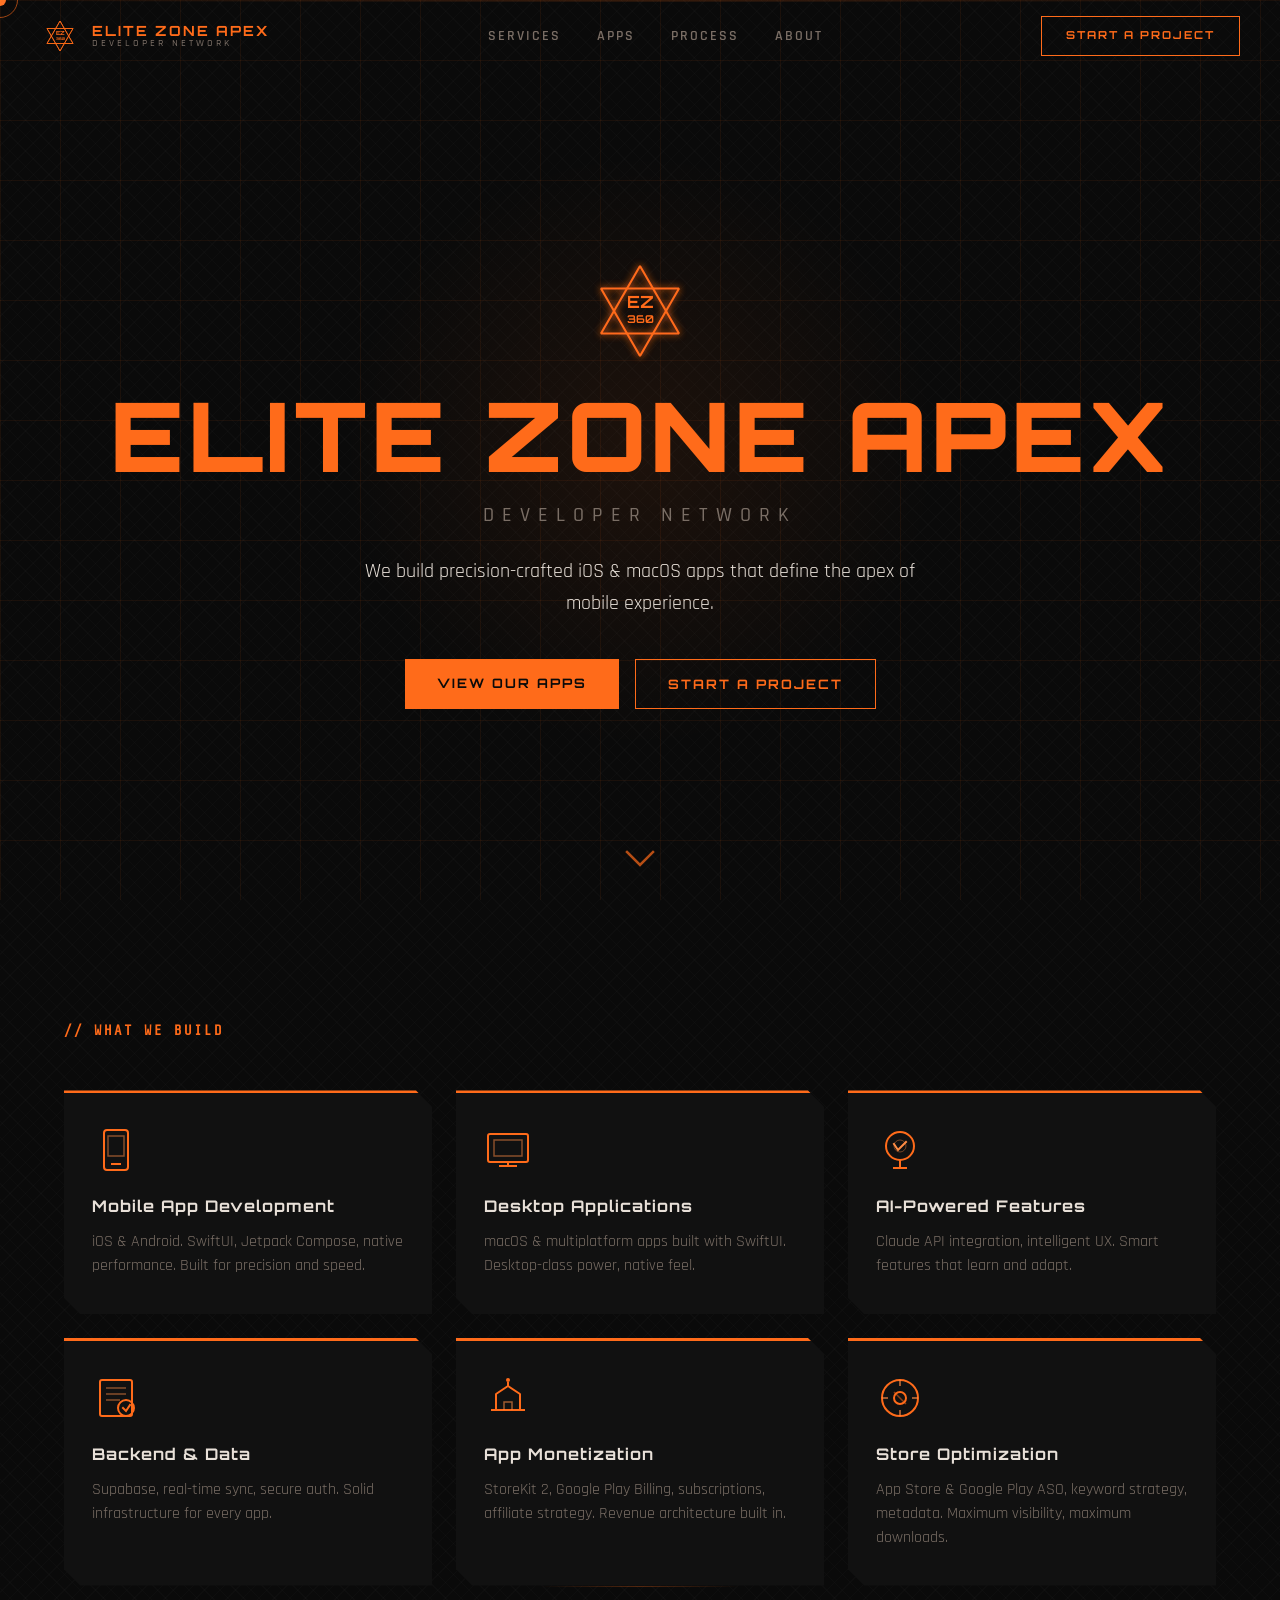
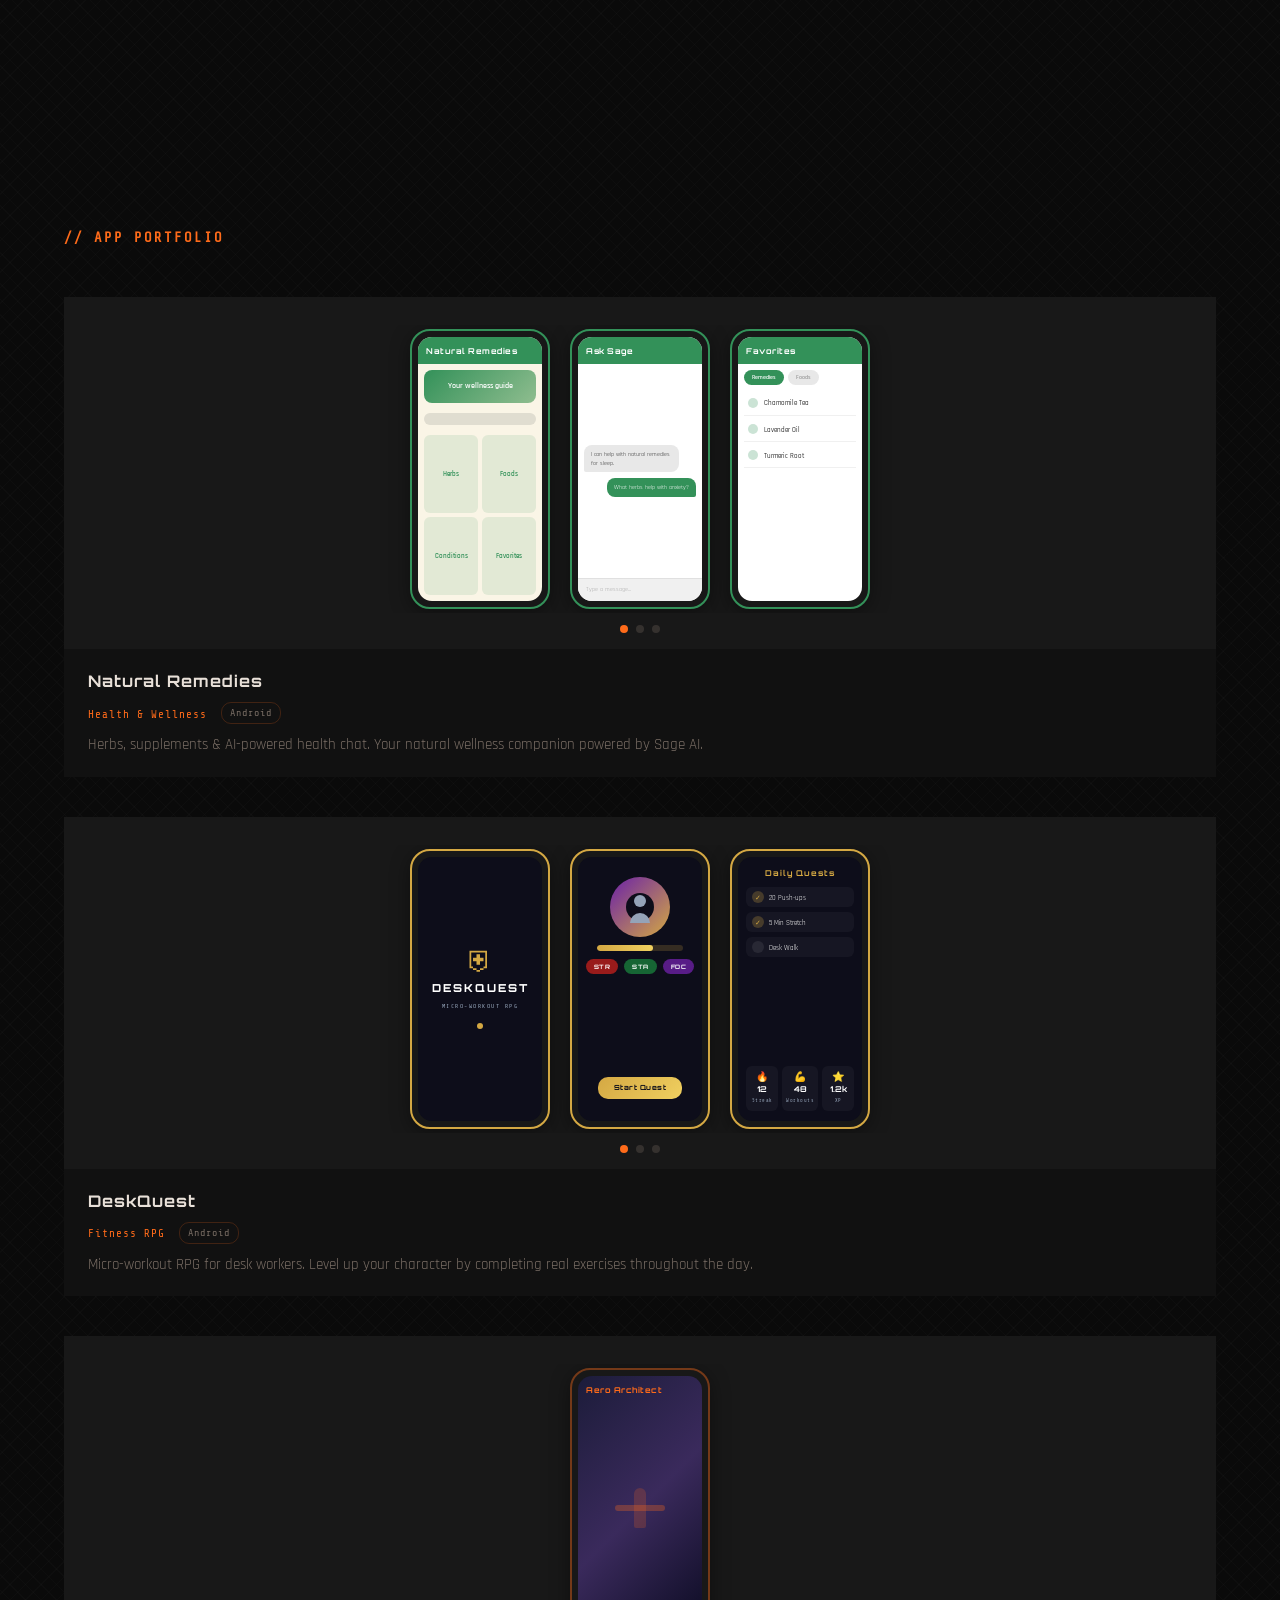
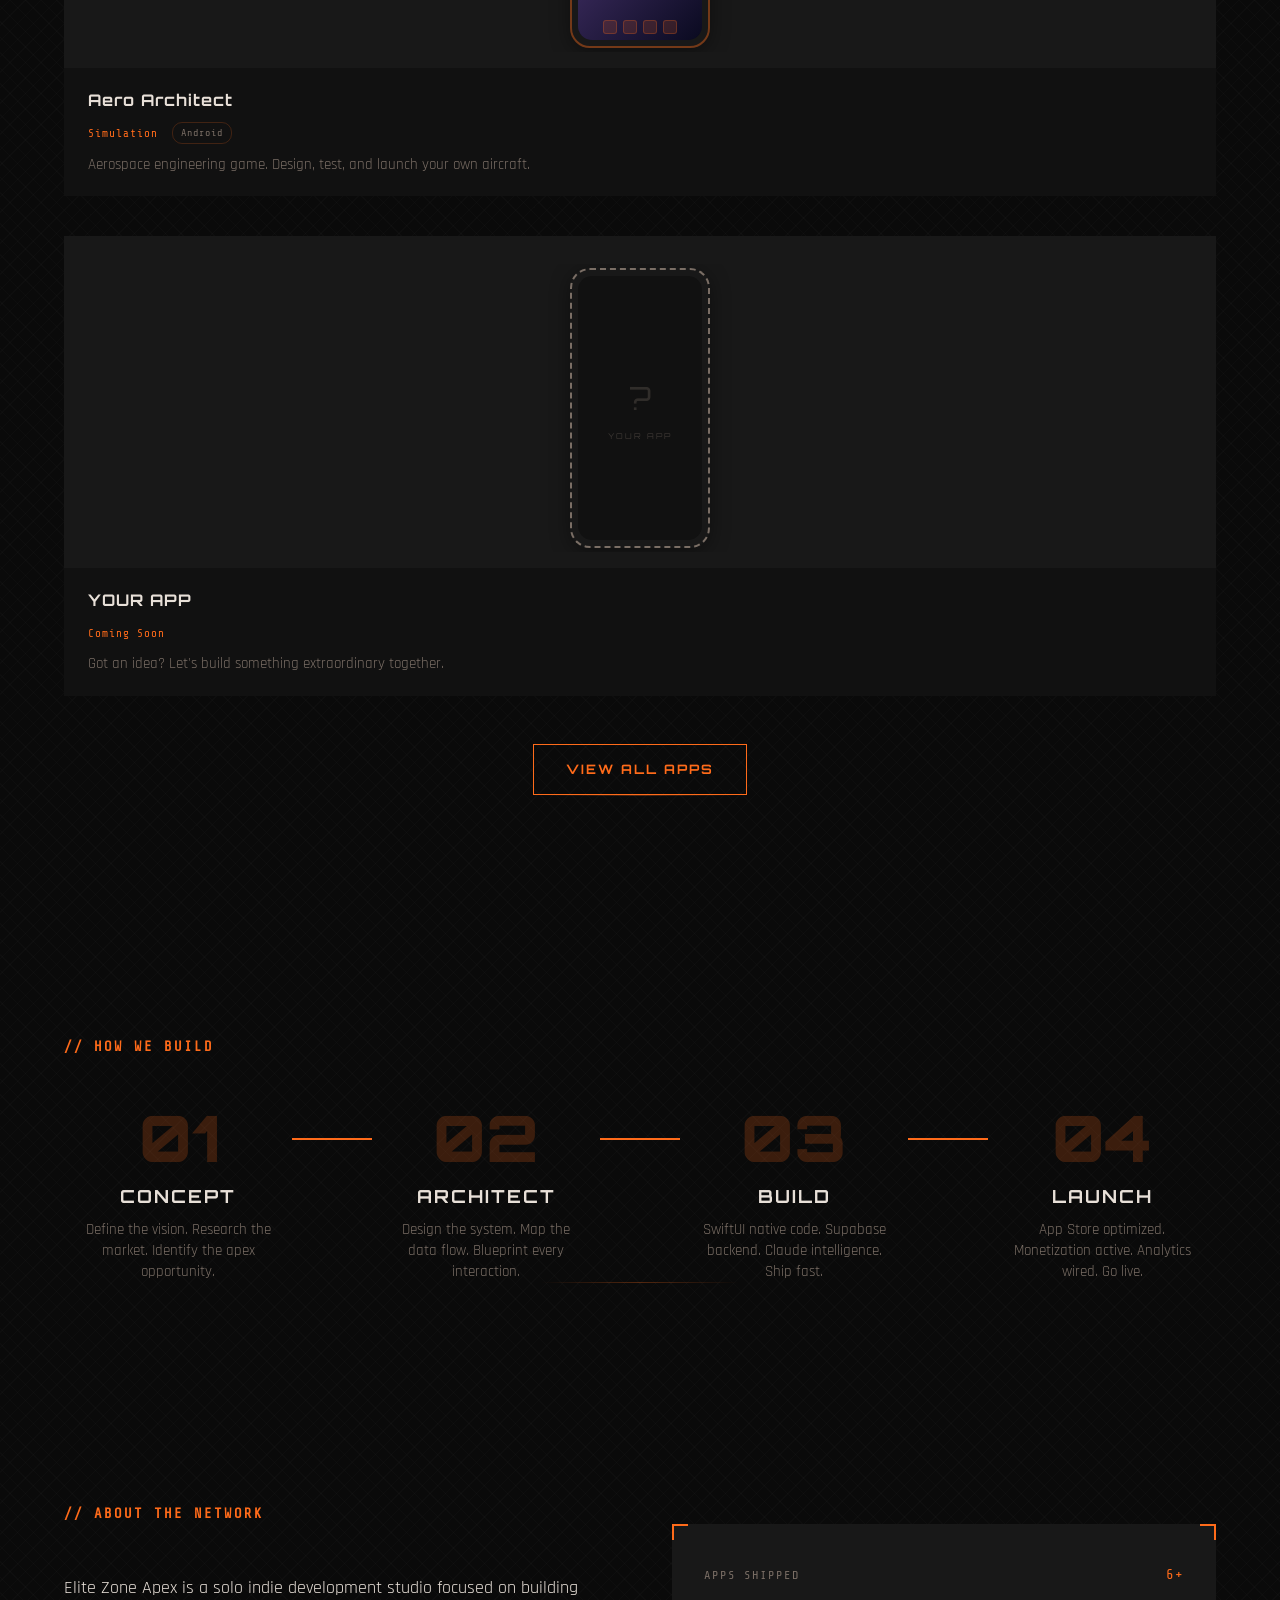
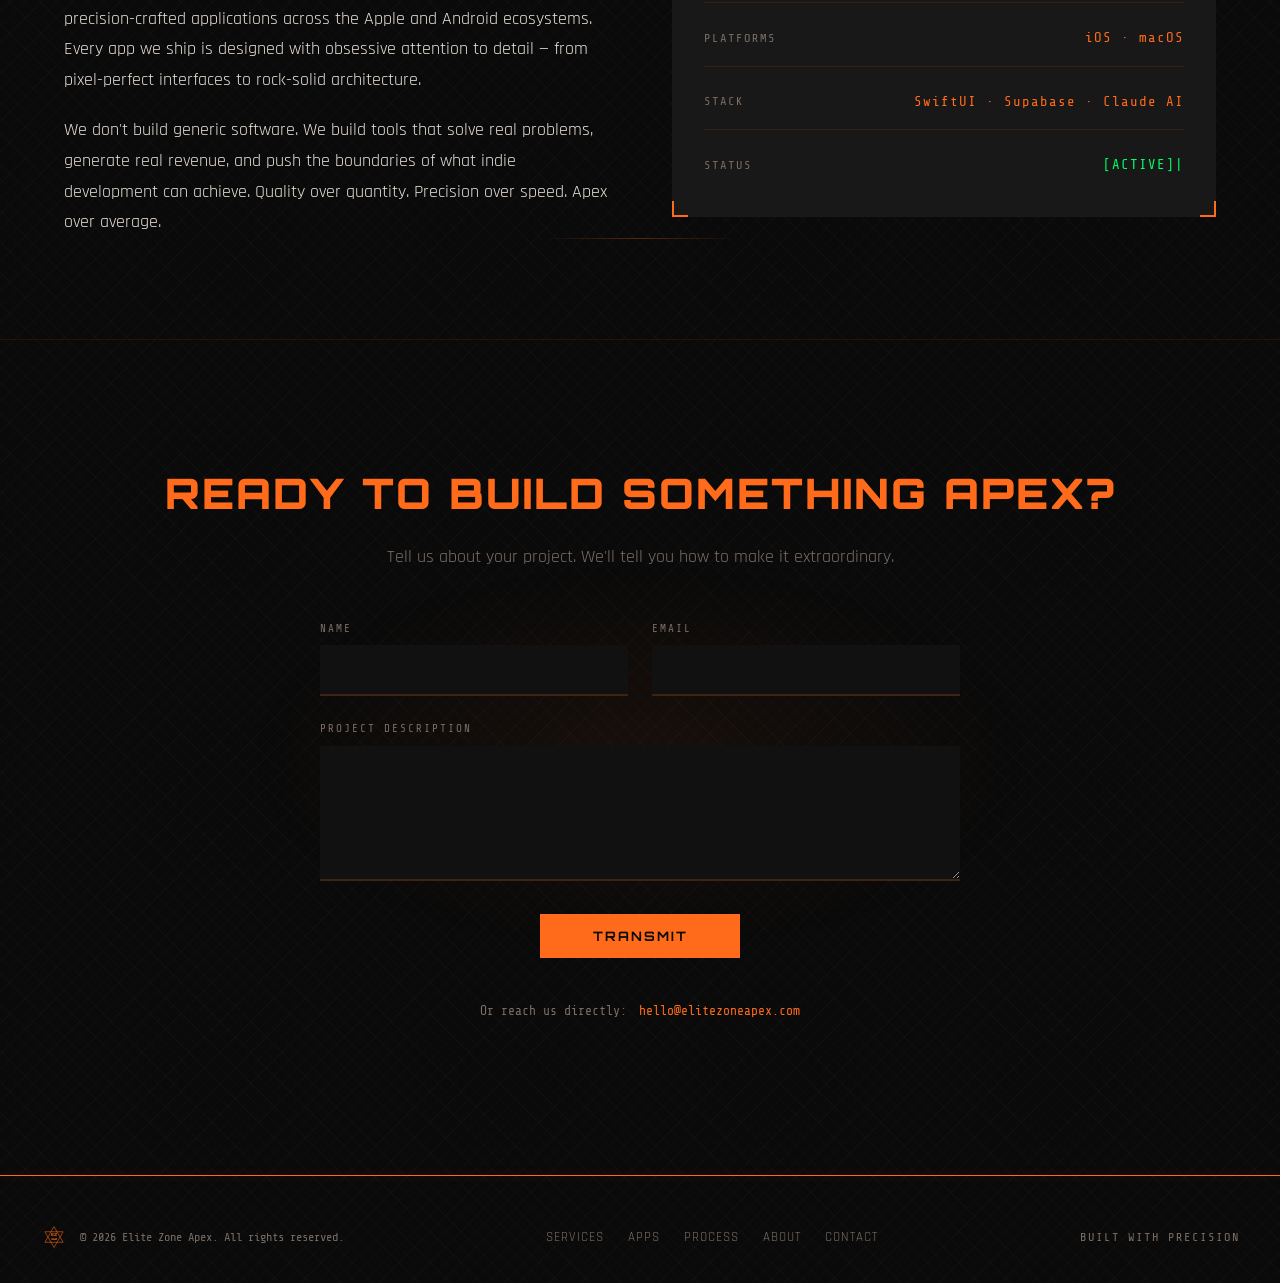
<file: index.html>
<!DOCTYPE html>
<html lang="en">
<head>
  <meta charset="UTF-8">
  <meta name="viewport" content="width=device-width, initial-scale=1.0">
  <title>Elite Zone Apex — Developer Network</title>
  <meta name="description" content="Precision-crafted iOS & macOS apps that define the apex of mobile experience. Elite Zone Apex Developer Network.">
  <meta property="og:title" content="Elite Zone Apex — Developer Network">
  <meta property="og:description" content="Precision-crafted iOS & macOS apps that define the apex of mobile experience.">
  <meta property="og:image" content="assets/og-image.png">
  <meta property="og:type" content="website">
  <meta name="theme-color" content="#0a0a0a">
  <link rel="preconnect" href="https://fonts.googleapis.com">
  <link rel="preconnect" href="https://fonts.gstatic.com" crossorigin>
  <link href="https://fonts.googleapis.com/css2?family=Orbitron:wght@400;500;600;700;800;900&family=Rajdhani:wght@300;400;500;600;700&family=Share+Tech+Mono&display=swap" rel="stylesheet">
  <link rel="stylesheet" href="styles/main.css">
</head>
<body>
  <!-- Grid Overlay -->
  <div class="grid-overlay" aria-hidden="true"></div>

  <!-- Scan Line -->
  <div class="scan-line" aria-hidden="true"></div>

  <!-- Custom Cursor -->
  <div class="cursor-dot" aria-hidden="true"></div>
  <div class="cursor-ring" aria-hidden="true"></div>

  <!-- ========== NAV ========== -->
  <header class="nav" id="nav">
    <div class="nav__inner">
      <a href="#hero" class="nav__logo">
        <svg class="nav__logo-mark" viewBox="0 0 200 200" width="40" height="40">
          <defs>
            <filter id="nav-glow">
              <feGaussianBlur stdDeviation="3" result="blur"/>
              <feMerge><feMergeNode in="blur"/><feMergeNode in="SourceGraphic"/></feMerge>
            </filter>
          </defs>
          <g filter="url(#nav-glow)" transform="translate(100,100)">
            <polygon points="0,-75 65,37.5 -65,37.5" fill="none" stroke="#FF6B1A" stroke-width="4" stroke-linejoin="bevel"/>
            <polygon points="0,75 65,-37.5 -65,-37.5" fill="none" stroke="#FF6B1A" stroke-width="4" stroke-linejoin="bevel"/>
          </g>
          <text x="100" y="95" text-anchor="middle" font-family="Orbitron, sans-serif" font-weight="700" font-size="28" fill="#FF6B1A">EZ</text>
          <text x="100" y="120" text-anchor="middle" font-family="Orbitron, sans-serif" font-weight="700" font-size="18" fill="#FF6B1A">360</text>
        </svg>
        <div class="nav__logo-text">
          <span class="nav__logo-title">ELITE ZONE APEX</span>
          <span class="nav__logo-sub">DEVELOPER NETWORK</span>
        </div>
      </a>

      <nav class="nav__links">
        <a href="#services" class="nav__link">Services</a>
        <a href="#apps" class="nav__link">Apps</a>
        <a href="#process" class="nav__link">Process</a>
        <a href="#about" class="nav__link">About</a>
      </nav>

      <a href="#contact" class="btn btn--outline nav__cta">START A PROJECT</a>

      <button class="nav__hamburger" aria-label="Toggle menu" aria-expanded="false">
        <span></span>
        <span></span>
        <span></span>
      </button>
    </div>

    <!-- Mobile menu -->
    <div class="nav__mobile-menu">
      <a href="#services" class="nav__mobile-link">Services</a>
      <a href="#apps" class="nav__mobile-link">Apps</a>
      <a href="#process" class="nav__mobile-link">Process</a>
      <a href="#about" class="nav__mobile-link">About</a>
      <a href="#contact" class="btn btn--outline nav__mobile-cta">START A PROJECT</a>
    </div>
  </header>

  <!-- ========== HERO ========== -->
  <section class="hero" id="hero">
    <div class="hero__bg" aria-hidden="true">
      <div class="hero__glow"></div>
    </div>
    <div class="hero__content">
      <svg class="hero__logo anim-fade-up" viewBox="0 0 200 200" width="120" height="120">
        <defs>
          <filter id="hero-glow">
            <feGaussianBlur stdDeviation="6" result="blur"/>
            <feMerge><feMergeNode in="blur"/><feMergeNode in="SourceGraphic"/></feMerge>
          </filter>
        </defs>
        <g filter="url(#hero-glow)" transform="translate(100,100)">
          <polygon points="0,-75 65,37.5 -65,37.5" fill="none" stroke="#FF6B1A" stroke-width="3.5" stroke-linejoin="bevel"/>
          <polygon points="0,75 65,-37.5 -65,-37.5" fill="none" stroke="#FF6B1A" stroke-width="3.5" stroke-linejoin="bevel"/>
        </g>
        <text x="100" y="95" text-anchor="middle" font-family="Orbitron, sans-serif" font-weight="700" font-size="28" fill="#FF6B1A">EZ</text>
        <text x="100" y="120" text-anchor="middle" font-family="Orbitron, sans-serif" font-weight="700" font-size="18" fill="#FF6B1A">360</text>
      </svg>
      <h1 class="hero__title anim-fade-up" style="animation-delay: 0.15s">ELITE ZONE APEX</h1>
      <p class="hero__subtitle anim-fade-up" style="animation-delay: 0.3s">DEVELOPER NETWORK</p>
      <p class="hero__tagline anim-fade-up" style="animation-delay: 0.45s">We build precision-crafted iOS &amp; macOS apps that define the apex of mobile experience.</p>
      <div class="hero__buttons anim-fade-up" style="animation-delay: 0.6s">
        <a href="#apps" class="btn btn--primary">VIEW OUR APPS</a>
        <a href="#contact" class="btn btn--outline">START A PROJECT</a>
      </div>
    </div>
    <div class="hero__chevron anim-fade-up" style="animation-delay: 0.75s" aria-hidden="true">
      <svg width="30" height="18" viewBox="0 0 30 18" fill="none">
        <path d="M2 2L15 15L28 2" stroke="#FF6B1A" stroke-width="2.5" stroke-linecap="square"/>
      </svg>
    </div>
  </section>

  <!-- ========== SERVICES ========== -->
  <section class="services" id="services">
    <div class="container">
      <h2 class="section-label">// WHAT WE BUILD</h2>
      <div class="services__grid">

        <article class="service-card reveal">
          <div class="service-card__accent"></div>
          <div class="service-card__icon">
            <svg viewBox="0 0 48 48" width="48" height="48"><rect x="12" y="4" width="24" height="40" rx="3" fill="none" stroke="#FF6B1A" stroke-width="2"/><line x1="20" y1="38" x2="28" y2="38" stroke="#FF6B1A" stroke-width="2" stroke-linecap="square"/><rect x="16" y="10" width="16" height="20" fill="none" stroke="#ff8c44" stroke-width="1.5" opacity="0.5"/></svg>
          </div>
          <h3 class="service-card__title">Mobile App Development</h3>
          <p class="service-card__desc">iOS &amp; Android. SwiftUI, Jetpack Compose, native performance. Built for precision and speed.</p>
        </article>

        <article class="service-card reveal">
          <div class="service-card__accent"></div>
          <div class="service-card__icon">
            <svg viewBox="0 0 48 48" width="48" height="48"><rect x="4" y="8" width="40" height="28" rx="2" fill="none" stroke="#FF6B1A" stroke-width="2"/><line x1="16" y1="40" x2="32" y2="40" stroke="#FF6B1A" stroke-width="2" stroke-linecap="square"/><line x1="24" y1="36" x2="24" y2="40" stroke="#FF6B1A" stroke-width="2"/><rect x="10" y="14" width="28" height="16" fill="none" stroke="#ff8c44" stroke-width="1.5" opacity="0.5"/></svg>
          </div>
          <h3 class="service-card__title">Desktop Applications</h3>
          <p class="service-card__desc">macOS &amp; multiplatform apps built with SwiftUI. Desktop-class power, native feel.</p>
        </article>

        <article class="service-card reveal">
          <div class="service-card__accent"></div>
          <div class="service-card__icon">
            <svg viewBox="0 0 48 48" width="48" height="48"><circle cx="24" cy="20" r="14" fill="none" stroke="#FF6B1A" stroke-width="2"/><path d="M18 18 L22 24 L30 16" fill="none" stroke="#ff8c44" stroke-width="2" stroke-linecap="square"/><line x1="24" y1="34" x2="24" y2="42" stroke="#FF6B1A" stroke-width="2"/><line x1="18" y1="42" x2="30" y2="42" stroke="#FF6B1A" stroke-width="2" stroke-linecap="square"/><circle cx="24" cy="20" r="6" fill="none" stroke="#ff8c44" stroke-width="1" opacity="0.4"/></svg>
          </div>
          <h3 class="service-card__title">AI-Powered Features</h3>
          <p class="service-card__desc">Claude API integration, intelligent UX. Smart features that learn and adapt.</p>
        </article>

        <article class="service-card reveal">
          <div class="service-card__accent"></div>
          <div class="service-card__icon">
            <svg viewBox="0 0 48 48" width="48" height="48"><rect x="8" y="6" width="32" height="36" rx="2" fill="none" stroke="#FF6B1A" stroke-width="2"/><line x1="14" y1="14" x2="34" y2="14" stroke="#ff8c44" stroke-width="1.5" opacity="0.5"/><line x1="14" y1="20" x2="34" y2="20" stroke="#ff8c44" stroke-width="1.5" opacity="0.5"/><line x1="14" y1="26" x2="28" y2="26" stroke="#ff8c44" stroke-width="1.5" opacity="0.5"/><circle cx="34" cy="34" r="8" fill="none" stroke="#FF6B1A" stroke-width="2"/><path d="M31 34 L34 37 L38 31" fill="none" stroke="#FF6B1A" stroke-width="2" stroke-linecap="square"/></svg>
          </div>
          <h3 class="service-card__title">Backend & Data</h3>
          <p class="service-card__desc">Supabase, real-time sync, secure auth. Solid infrastructure for every app.</p>
        </article>

        <article class="service-card reveal">
          <div class="service-card__accent"></div>
          <div class="service-card__icon">
            <svg viewBox="0 0 48 48" width="48" height="48"><path d="M12 36 L12 20 L24 12 L36 20 L36 36" fill="none" stroke="#FF6B1A" stroke-width="2" stroke-linejoin="bevel"/><line x1="8" y1="36" x2="40" y2="36" stroke="#FF6B1A" stroke-width="2" stroke-linecap="square"/><path d="M20 36 L20 28 L28 28 L28 36" fill="none" stroke="#ff8c44" stroke-width="1.5" opacity="0.6"/><line x1="24" y1="12" x2="24" y2="8" stroke="#FF6B1A" stroke-width="2"/><circle cx="24" cy="6" r="2" fill="#FF6B1A"/></svg>
          </div>
          <h3 class="service-card__title">App Monetization</h3>
          <p class="service-card__desc">StoreKit 2, Google Play Billing, subscriptions, affiliate strategy. Revenue architecture built in.</p>
        </article>

        <article class="service-card reveal">
          <div class="service-card__accent"></div>
          <div class="service-card__icon">
            <svg viewBox="0 0 48 48" width="48" height="48"><circle cx="24" cy="24" r="18" fill="none" stroke="#FF6B1A" stroke-width="2"/><path d="M24 6 L24 12" stroke="#ff8c44" stroke-width="2" opacity="0.6"/><path d="M24 36 L24 42" stroke="#ff8c44" stroke-width="2" opacity="0.6"/><path d="M6 24 L12 24" stroke="#ff8c44" stroke-width="2" opacity="0.6"/><path d="M36 24 L42 24" stroke="#ff8c44" stroke-width="2" opacity="0.6"/><circle cx="24" cy="24" r="6" fill="none" stroke="#FF6B1A" stroke-width="2"/><path d="M18 18 L30 30" stroke="#FF6B1A" stroke-width="1.5" opacity="0.5"/></svg>
          </div>
          <h3 class="service-card__title">Store Optimization</h3>
          <p class="service-card__desc">App Store &amp; Google Play ASO, keyword strategy, metadata. Maximum visibility, maximum downloads.</p>
        </article>

      </div>
    </div>
  </section>

  <!-- ========== APPS ========== -->
  <section class="apps" id="apps">
    <div class="container">
      <h2 class="section-label">// APP PORTFOLIO</h2>
      <div class="apps__showcase-list">

        <!-- Natural Remedies -->
        <article class="app-showcase reveal">
          <div class="app-showcase__screens-wrap">
            <div class="app-showcase__screens" data-screens="3">
              <!-- Screen 1: Home -->
              <div class="phone-frame phone-frame--green">
                <div class="phone-screen">
                  <div class="nr-home">
                    <div class="nr-home__header">Natural Remedies</div>
                    <div class="nr-home__hero-card">Your wellness guide</div>
                    <div class="nr-home__search"></div>
                    <div class="nr-home__grid">
                      <div class="nr-home__cat">Herbs</div>
                      <div class="nr-home__cat">Foods</div>
                      <div class="nr-home__cat">Conditions</div>
                      <div class="nr-home__cat">Favorites</div>
                    </div>
                  </div>
                </div>
              </div>
              <!-- Screen 2: Chat -->
              <div class="phone-frame phone-frame--green">
                <div class="phone-screen">
                  <div class="nr-chat">
                    <div class="nr-chat__header">Ask Sage</div>
                    <div class="nr-chat__body">
                      <div class="nr-chat__bubble nr-chat__bubble--bot">I can help with natural remedies for sleep.</div>
                      <div class="nr-chat__bubble nr-chat__bubble--user">What herbs help with anxiety?</div>
                    </div>
                    <div class="nr-chat__input">Type a message...</div>
                  </div>
                </div>
              </div>
              <!-- Screen 3: Favorites -->
              <div class="phone-frame phone-frame--green">
                <div class="phone-screen">
                  <div class="nr-fav">
                    <div class="nr-fav__header">Favorites</div>
                    <div class="nr-fav__tabs">
                      <span class="nr-fav__tab nr-fav__tab--active">Remedies</span>
                      <span class="nr-fav__tab">Foods</span>
                    </div>
                    <div class="nr-fav__list">
                      <div class="nr-fav__row"><span class="nr-fav__icon"></span><span class="nr-fav__name">Chamomile Tea</span></div>
                      <div class="nr-fav__row"><span class="nr-fav__icon"></span><span class="nr-fav__name">Lavender Oil</span></div>
                      <div class="nr-fav__row"><span class="nr-fav__icon"></span><span class="nr-fav__name">Turmeric Root</span></div>
                    </div>
                  </div>
                </div>
              </div>
            </div>
            <div class="screen-dot-nav">
              <span class="screen-dot-nav__dot screen-dot-nav__dot--active"></span>
              <span class="screen-dot-nav__dot"></span>
              <span class="screen-dot-nav__dot"></span>
            </div>
          </div>
          <div class="app-showcase__info">
            <h3 class="app-showcase__name">Natural Remedies</h3>
            <span class="app-showcase__tag">Health &amp; Wellness</span>
            <span class="app-showcase__platform">Android</span>
            <p class="app-showcase__desc">Herbs, supplements &amp; AI-powered health chat. Your natural wellness companion powered by Sage AI.</p>
          </div>
        </article>

        <!-- DeskQuest -->
        <article class="app-showcase reveal">
          <div class="app-showcase__screens-wrap">
            <div class="app-showcase__screens" data-screens="3">
              <!-- Screen 1: Splash -->
              <div class="phone-frame phone-frame--gold">
                <div class="phone-screen">
                  <div class="dq-splash">
                    <div class="dq-splash__shield">&#9960;</div>
                    <div class="dq-splash__title">DESKQUEST</div>
                    <div class="dq-splash__sub">MICRO-WORKOUT RPG</div>
                    <div class="dq-splash__spinner"></div>
                  </div>
                </div>
              </div>
              <!-- Screen 2: Home -->
              <div class="phone-frame phone-frame--gold">
                <div class="phone-screen">
                  <div class="dq-home">
                    <div class="dq-home__avatar-area">
                      <div class="dq-home__avatar"></div>
                    </div>
                    <div class="dq-home__xp-bar"><div class="dq-home__xp-fill"></div></div>
                    <div class="dq-home__stats">
                      <span class="dq-home__stat dq-home__stat--str">STR</span>
                      <span class="dq-home__stat dq-home__stat--sta">STA</span>
                      <span class="dq-home__stat dq-home__stat--foc">FOC</span>
                    </div>
                    <div class="dq-home__btn">Start Quest</div>
                  </div>
                </div>
              </div>
              <!-- Screen 3: Stats -->
              <div class="phone-frame phone-frame--gold">
                <div class="phone-screen">
                  <div class="dq-stats">
                    <div class="dq-stats__header">Daily Quests</div>
                    <div class="dq-stats__quests">
                      <div class="dq-stats__quest"><span class="dq-stats__check">&#10003;</span> 20 Push-ups</div>
                      <div class="dq-stats__quest"><span class="dq-stats__check">&#10003;</span> 5 Min Stretch</div>
                      <div class="dq-stats__quest"><span class="dq-stats__check dq-stats__check--pending"></span> Desk Walk</div>
                    </div>
                    <div class="dq-stats__cards">
                      <div class="dq-stats__card"><span class="dq-stats__card-icon">&#128293;</span><span class="dq-stats__card-val">12</span><span class="dq-stats__card-label">Streak</span></div>
                      <div class="dq-stats__card"><span class="dq-stats__card-icon">&#128170;</span><span class="dq-stats__card-val">48</span><span class="dq-stats__card-label">Workouts</span></div>
                      <div class="dq-stats__card"><span class="dq-stats__card-icon">&#11088;</span><span class="dq-stats__card-val">1.2k</span><span class="dq-stats__card-label">XP</span></div>
                    </div>
                  </div>
                </div>
              </div>
            </div>
            <div class="screen-dot-nav">
              <span class="screen-dot-nav__dot screen-dot-nav__dot--active"></span>
              <span class="screen-dot-nav__dot"></span>
              <span class="screen-dot-nav__dot"></span>
            </div>
          </div>
          <div class="app-showcase__info">
            <h3 class="app-showcase__name">DeskQuest</h3>
            <span class="app-showcase__tag">Fitness RPG</span>
            <span class="app-showcase__platform">Android</span>
            <p class="app-showcase__desc">Micro-workout RPG for desk workers. Level up your character by completing real exercises throughout the day.</p>
          </div>
        </article>

        <!-- Aero Architect (single screen) -->
        <article class="app-showcase reveal">
          <div class="app-showcase__screens-wrap">
            <div class="app-showcase__screens" data-screens="1">
              <div class="phone-frame phone-frame--orange">
                <div class="phone-screen">
                  <div class="aero-screen">
                    <div class="aero-screen__header">Aero Architect</div>
                    <div class="aero-screen__canvas">
                      <div class="aero-screen__wing"></div>
                      <div class="aero-screen__body"></div>
                    </div>
                    <div class="aero-screen__toolbar">
                      <span></span><span></span><span></span><span></span>
                    </div>
                  </div>
                </div>
              </div>
            </div>
          </div>
          <div class="app-showcase__info">
            <h3 class="app-showcase__name">Aero Architect</h3>
            <span class="app-showcase__tag">Simulation</span>
            <span class="app-showcase__platform">Android</span>
            <p class="app-showcase__desc">Aerospace engineering game. Design, test, and launch your own aircraft.</p>
          </div>
        </article>

        <!-- Coming Soon -->
        <article class="app-showcase app-showcase--coming-soon reveal">
          <div class="app-showcase__screens-wrap">
            <div class="app-showcase__screens" data-screens="1">
              <div class="phone-frame phone-frame--muted">
                <div class="phone-screen">
                  <div class="coming-screen">
                    <span class="coming-screen__q">?</span>
                    <span class="coming-screen__text">YOUR APP</span>
                  </div>
                </div>
              </div>
            </div>
          </div>
          <div class="app-showcase__info">
            <h3 class="app-showcase__name">YOUR APP</h3>
            <span class="app-showcase__tag">Coming Soon</span>
            <p class="app-showcase__desc">Got an idea? Let's build something extraordinary together.</p>
          </div>
        </article>

      </div>
      <div class="apps__cta">
        <a href="#contact" class="btn btn--outline">VIEW ALL APPS</a>
      </div>
    </div>
  </section>

  <!-- ========== PROCESS ========== -->
  <section class="process" id="process">
    <div class="container">
      <h2 class="section-label">// HOW WE BUILD</h2>
      <div class="process__timeline">

        <div class="process__step reveal">
          <span class="process__number">01</span>
          <h3 class="process__title">CONCEPT</h3>
          <p class="process__desc">Define the vision. Research the market. Identify the apex opportunity.</p>
        </div>

        <div class="process__line" aria-hidden="true">
          <div class="process__line-fill"></div>
        </div>

        <div class="process__step reveal">
          <span class="process__number">02</span>
          <h3 class="process__title">ARCHITECT</h3>
          <p class="process__desc">Design the system. Map the data flow. Blueprint every interaction.</p>
        </div>

        <div class="process__line" aria-hidden="true">
          <div class="process__line-fill"></div>
        </div>

        <div class="process__step reveal">
          <span class="process__number">03</span>
          <h3 class="process__title">BUILD</h3>
          <p class="process__desc">SwiftUI native code. Supabase backend. Claude intelligence. Ship fast.</p>
        </div>

        <div class="process__line" aria-hidden="true">
          <div class="process__line-fill"></div>
        </div>

        <div class="process__step reveal">
          <span class="process__number">04</span>
          <h3 class="process__title">LAUNCH</h3>
          <p class="process__desc">App Store optimized. Monetization active. Analytics wired. Go live.</p>
        </div>

      </div>
    </div>
  </section>

  <!-- ========== ABOUT ========== -->
  <section class="about" id="about">
    <div class="container">
      <div class="about__grid">
        <div class="about__text reveal">
          <h2 class="section-label">// ABOUT THE NETWORK</h2>
          <p class="about__paragraph">Elite Zone Apex is a solo indie development studio focused on building precision-crafted applications across the Apple and Android ecosystems. Every app we ship is designed with obsessive attention to detail — from pixel-perfect interfaces to rock-solid architecture.</p>
          <p class="about__paragraph">We don't build generic software. We build tools that solve real problems, generate real revenue, and push the boundaries of what indie development can achieve. Quality over quantity. Precision over speed. Apex over average.</p>
        </div>
        <div class="about__stats reveal">
          <div class="about__hud">
            <div class="about__hud-corner about__hud-corner--tl" aria-hidden="true"></div>
            <div class="about__hud-corner about__hud-corner--tr" aria-hidden="true"></div>
            <div class="about__hud-corner about__hud-corner--bl" aria-hidden="true"></div>
            <div class="about__hud-corner about__hud-corner--br" aria-hidden="true"></div>
            <div class="about__stat">
              <span class="about__stat-label">APPS SHIPPED</span>
              <span class="about__stat-value">6+</span>
            </div>
            <div class="about__stat">
              <span class="about__stat-label">PLATFORMS</span>
              <span class="about__stat-value">iOS · macOS</span>
            </div>
            <div class="about__stat">
              <span class="about__stat-label">STACK</span>
              <span class="about__stat-value">SwiftUI · Supabase · Claude AI</span>
            </div>
            <div class="about__stat">
              <span class="about__stat-label">STATUS</span>
              <span class="about__stat-value about__stat-value--active">[ACTIVE]<span class="blink-cursor">|</span></span>
            </div>
          </div>
        </div>
      </div>
    </div>
  </section>

  <!-- ========== CONTACT ========== -->
  <section class="contact" id="contact">
    <div class="contact__glow" aria-hidden="true"></div>
    <div class="container">
      <h2 class="contact__heading reveal">READY TO BUILD SOMETHING APEX?</h2>
      <p class="contact__sub reveal">Tell us about your project. We'll tell you how to make it extraordinary.</p>

      <form class="contact__form reveal" action="https://formspree.io/f/placeholder" method="POST">
        <div class="contact__field">
          <label for="name" class="contact__label">NAME</label>
          <input type="text" id="name" name="name" class="contact__input" required autocomplete="name">
        </div>
        <div class="contact__field">
          <label for="email" class="contact__label">EMAIL</label>
          <input type="email" id="email" name="email" class="contact__input" required autocomplete="email">
        </div>
        <div class="contact__field contact__field--full">
          <label for="message" class="contact__label">PROJECT DESCRIPTION</label>
          <textarea id="message" name="message" class="contact__input contact__textarea" rows="5" required></textarea>
        </div>
        <button type="submit" class="btn btn--primary contact__submit">TRANSMIT</button>
      </form>

      <div class="contact__alt reveal">
        <span class="contact__alt-text">Or reach us directly:</span>
        <a href="mailto:hello@elitezoneapex.com" class="contact__alt-email">hello@elitezoneapex.com</a>
      </div>

    </div>
  </section>

  <!-- ========== FOOTER ========== -->
  <footer class="footer">
    <div class="footer__border" aria-hidden="true"></div>
    <div class="footer__inner">
      <div class="footer__brand">
        <svg class="footer__logo" viewBox="0 0 200 200" width="28" height="28">
          <g transform="translate(100,100)">
            <polygon points="0,-75 65,37.5 -65,37.5" fill="none" stroke="#FF6B1A" stroke-width="4" stroke-linejoin="bevel"/>
            <polygon points="0,75 65,-37.5 -65,-37.5" fill="none" stroke="#FF6B1A" stroke-width="4" stroke-linejoin="bevel"/>
          </g>
          <text x="100" y="95" text-anchor="middle" font-family="Orbitron, sans-serif" font-weight="700" font-size="28" fill="#FF6B1A">EZ</text>
          <text x="100" y="120" text-anchor="middle" font-family="Orbitron, sans-serif" font-weight="700" font-size="18" fill="#FF6B1A">360</text>
        </svg>
        <span class="footer__copyright">&copy; 2026 Elite Zone Apex. All rights reserved.</span>
      </div>
      <nav class="footer__links">
        <a href="#services">Services</a>
        <a href="#apps">Apps</a>
        <a href="#process">Process</a>
        <a href="#about">About</a>
        <a href="#contact">Contact</a>
      </nav>
      <span class="footer__tagline">BUILT WITH PRECISION</span>
    </div>
  </footer>

  <script src="scripts/main.js"></script>
</body>
</html>
</file>
<file: styles/main.css>
/* ============================================
   ELITE ZONE APEX — Main Stylesheet
   Tactical Dark Tech / Neon Industrial
   ============================================ */

/* --- Reset & Base --- */
*, *::before, *::after {
  margin: 0;
  padding: 0;
  box-sizing: border-box;
}

:root {
  --bg: #0a0a0a;
  --surface: #111111;
  --surface-alt: #181818;
  --accent: #FF6B1A;
  --glow: #ff8c44;
  --dim: #c44d0d;
  --text: #e8e0d8;
  --muted: #7a6e65;
  --grid-line: rgba(255,107,26,0.07);
  --font-display: 'Orbitron', sans-serif;
  --font-body: 'Rajdhani', sans-serif;
  --font-mono: 'Share Tech Mono', monospace;
}

html {
  scroll-behavior: smooth;
  scrollbar-color: var(--accent) var(--surface);
}

html::-webkit-scrollbar {
  width: 8px;
}
html::-webkit-scrollbar-track {
  background: var(--surface);
}
html::-webkit-scrollbar-thumb {
  background: var(--accent);
  border-radius: 2px;
}

body {
  font-family: var(--font-body);
  background-color: var(--bg);
  color: var(--text);
  line-height: 1.6;
  overflow-x: hidden;
  cursor: none;
  /* Carbon fiber texture */
  background-image:
    repeating-linear-gradient(
      45deg,
      transparent,
      transparent 10px,
      rgba(255,255,255,0.015) 10px,
      rgba(255,255,255,0.015) 11px
    ),
    repeating-linear-gradient(
      -45deg,
      transparent,
      transparent 10px,
      rgba(255,255,255,0.015) 10px,
      rgba(255,255,255,0.015) 11px
    );
}

a {
  color: inherit;
  text-decoration: none;
}

img, svg {
  display: block;
}

.container {
  width: 100%;
  max-width: 1200px;
  margin: 0 auto;
  padding: 0 24px;
}

/* --- Grid Overlay --- */
.grid-overlay {
  position: fixed;
  inset: 0;
  z-index: 0;
  pointer-events: none;
  background-image:
    linear-gradient(var(--grid-line) 1px, transparent 1px),
    linear-gradient(90deg, var(--grid-line) 1px, transparent 1px);
  background-size: 60px 60px;
}

/* --- Scan Line --- */
.scan-line {
  position: fixed;
  top: 0;
  left: 0;
  width: 100%;
  height: 2px;
  background: linear-gradient(90deg, transparent, var(--accent), transparent);
  opacity: 0.12;
  z-index: 9998;
  pointer-events: none;
  animation: scanLine 6s linear infinite;
}

@keyframes scanLine {
  0% { top: -2px; }
  100% { top: 100vh; }
}

/* --- Custom Cursor --- */
.cursor-dot {
  position: fixed;
  width: 12px;
  height: 12px;
  background: var(--accent);
  border-radius: 50%;
  pointer-events: none;
  z-index: 99999;
  transform: translate(-50%, -50%);
  transition: transform 0.05s;
  mix-blend-mode: screen;
}

.cursor-ring {
  position: fixed;
  width: 36px;
  height: 36px;
  border: 1.5px solid var(--accent);
  border-radius: 50%;
  pointer-events: none;
  z-index: 99998;
  transform: translate(-50%, -50%);
  transition: width 0.25s ease, height 0.25s ease, border-color 0.25s ease;
  opacity: 0.6;
}

.cursor-ring.hover {
  width: 52px;
  height: 52px;
  border-color: var(--glow);
  opacity: 0.9;
}

/* --- Reduced Motion --- */
@media (prefers-reduced-motion: reduce) {
  *, *::before, *::after {
    animation-duration: 0.01ms !important;
    animation-iteration-count: 1 !important;
    transition-duration: 0.01ms !important;
  }
  .scan-line { display: none; }
  html { scroll-behavior: auto; }
}

/* --- Section Label --- */
.section-label {
  font-family: var(--font-mono);
  font-size: 14px;
  color: var(--accent);
  letter-spacing: 2px;
  margin-bottom: 48px;
  text-transform: uppercase;
}

/* --- Buttons --- */
.btn {
  display: inline-block;
  font-family: var(--font-display);
  font-size: 13px;
  font-weight: 700;
  letter-spacing: 2px;
  text-transform: uppercase;
  padding: 14px 32px;
  border: none;
  cursor: none;
  transition: all 0.3s ease;
  text-align: center;
}

.btn--primary {
  background: var(--accent);
  color: var(--bg);
}
.btn--primary:hover {
  background: var(--glow);
  box-shadow: 0 0 24px rgba(255,107,26,0.5);
}

.btn--outline {
  background: transparent;
  border: 1px solid var(--accent);
  color: var(--accent);
}
.btn--outline:hover {
  background: var(--accent);
  color: var(--bg);
  box-shadow: 0 0 24px rgba(255,107,26,0.4);
}

/* --- Animations --- */
@keyframes fadeUp {
  from {
    opacity: 0;
    transform: translateY(30px);
  }
  to {
    opacity: 1;
    transform: translateY(0);
  }
}

.anim-fade-up {
  animation: fadeUp 0.8s ease forwards;
  opacity: 0;
}

.reveal {
  opacity: 0;
  transform: translateY(30px);
  transition: opacity 0.6s ease, transform 0.6s ease;
}
.reveal.visible {
  opacity: 1;
  transform: translateY(0);
}

@keyframes pulse-glow {
  0%, 100% { filter: drop-shadow(0 0 20px rgba(255,107,26,0.5)); }
  50% { filter: drop-shadow(0 0 35px rgba(255,107,26,0.9)); }
}

@keyframes blink {
  0%, 50% { opacity: 1; }
  51%, 100% { opacity: 0; }
}

@keyframes chevronBounce {
  0%, 100% { transform: translateY(0); }
  50% { transform: translateY(8px); }
}

/* ============================================
   NAV
   ============================================ */
.nav {
  position: fixed;
  top: 0;
  left: 0;
  right: 0;
  z-index: 1000;
  padding: 0 24px;
  transition: background 0.3s ease, border-color 0.3s ease;
  border-bottom: 1px solid transparent;
}

.nav.scrolled {
  background: rgba(10,10,10,0.85);
  backdrop-filter: blur(12px);
  -webkit-backdrop-filter: blur(12px);
  border-bottom-color: rgba(255,107,26,0.15);
  box-shadow: 0 1px 20px rgba(0,0,0,0.5);
}

.nav__inner {
  max-width: 1200px;
  margin: 0 auto;
  display: flex;
  align-items: center;
  justify-content: space-between;
  height: 72px;
}

.nav__logo {
  display: flex;
  align-items: center;
  gap: 12px;
  z-index: 1001;
}

.nav__logo-mark {
  flex-shrink: 0;
}

.nav__logo-text {
  display: flex;
  flex-direction: column;
  line-height: 1.1;
}

.nav__logo-title {
  font-family: var(--font-display);
  font-size: 14px;
  font-weight: 700;
  color: var(--accent);
  letter-spacing: 2px;
}

.nav__logo-sub {
  font-family: var(--font-body);
  font-size: 10px;
  font-weight: 500;
  color: var(--muted);
  letter-spacing: 3px;
  text-transform: uppercase;
}

.nav__links {
  display: flex;
  gap: 36px;
}

.nav__link {
  font-family: var(--font-body);
  font-size: 14px;
  font-weight: 600;
  letter-spacing: 2px;
  text-transform: uppercase;
  color: var(--muted);
  position: relative;
  transition: color 0.3s ease;
}

.nav__link::after {
  content: '';
  position: absolute;
  bottom: -4px;
  left: 0;
  width: 0;
  height: 1px;
  background: var(--accent);
  transition: width 0.3s ease;
}

.nav__link:hover {
  color: var(--accent);
}
.nav__link:hover::after {
  width: 100%;
}

.nav__cta {
  font-size: 11px;
  padding: 10px 24px;
}

.nav__hamburger {
  display: none;
  flex-direction: column;
  justify-content: center;
  gap: 5px;
  background: none;
  border: none;
  cursor: none;
  padding: 8px;
  z-index: 1001;
}

.nav__hamburger span {
  display: block;
  width: 24px;
  height: 2px;
  background: var(--accent);
  transition: transform 0.3s ease, opacity 0.3s ease;
}

.nav__hamburger.active span:nth-child(1) {
  transform: rotate(45deg) translate(5px, 5px);
}
.nav__hamburger.active span:nth-child(2) {
  opacity: 0;
}
.nav__hamburger.active span:nth-child(3) {
  transform: rotate(-45deg) translate(5px, -5px);
}

.nav__mobile-menu {
  display: none;
  flex-direction: column;
  align-items: center;
  gap: 24px;
  padding: 24px;
  background: rgba(10,10,10,0.97);
  border-top: 1px solid rgba(255,107,26,0.1);
}

.nav__mobile-menu.open {
  display: flex;
}

.nav__mobile-link {
  font-family: var(--font-body);
  font-size: 18px;
  font-weight: 600;
  letter-spacing: 3px;
  text-transform: uppercase;
  color: var(--muted);
  transition: color 0.3s ease;
}
.nav__mobile-link:hover {
  color: var(--accent);
}

.nav__mobile-cta {
  margin-top: 8px;
}

/* ============================================
   HERO
   ============================================ */
.hero {
  position: relative;
  min-height: 100vh;
  display: flex;
  flex-direction: column;
  align-items: center;
  justify-content: center;
  text-align: center;
  padding: 120px 24px 60px;
  overflow: hidden;
}

.hero__bg {
  position: absolute;
  inset: 0;
  z-index: -1;
}

.hero__glow {
  position: absolute;
  top: 50%;
  left: 50%;
  transform: translate(-50%, -50%);
  width: 600px;
  height: 600px;
  border-radius: 50%;
  background: radial-gradient(circle, rgba(255,107,26,0.08) 0%, transparent 70%);
}

.hero__content {
  display: flex;
  flex-direction: column;
  align-items: center;
  gap: 16px;
  z-index: 1;
}

.hero__logo {
  animation: fadeUp 0.8s ease forwards, pulse-glow 3s ease-in-out infinite;
  opacity: 0;
}

.hero__title {
  font-family: var(--font-display);
  font-size: clamp(40px, 8vw, 96px);
  font-weight: 900;
  color: var(--accent);
  letter-spacing: 4px;
  line-height: 1;
}

.hero__subtitle {
  font-family: var(--font-body);
  font-size: clamp(14px, 2vw, 20px);
  font-weight: 500;
  color: var(--muted);
  letter-spacing: 8px;
  text-transform: uppercase;
}

.hero__tagline {
  font-family: var(--font-body);
  font-size: 20px;
  color: var(--text);
  max-width: 600px;
  margin-top: 8px;
  font-weight: 400;
}

.hero__buttons {
  display: flex;
  gap: 16px;
  margin-top: 24px;
  flex-wrap: wrap;
  justify-content: center;
}

.hero__chevron {
  position: absolute;
  bottom: 32px;
  animation: fadeUp 0.8s ease forwards, chevronBounce 2s ease-in-out infinite;
  animation-delay: 0.75s, 1.5s;
  opacity: 0;
}

/* ============================================
   SERVICES
   ============================================ */
.services {
  position: relative;
  z-index: 1;
  padding: 120px 0;
}

.services__grid {
  display: grid;
  grid-template-columns: repeat(3, 1fr);
  gap: 24px;
}

.service-card {
  position: relative;
  background: var(--surface);
  padding: 36px 28px;
  transition: transform 0.3s ease, box-shadow 0.3s ease;
  clip-path: polygon(0 0, calc(100% - 16px) 0, 100% 16px, 100% 100%, 16px 100%, 0 calc(100% - 16px));
}

.service-card__accent {
  position: absolute;
  top: 0;
  left: 0;
  right: 0;
  height: 3px;
  background: var(--accent);
}

.service-card:hover {
  transform: translateY(-6px);
  box-shadow: 0 0 30px rgba(255,107,26,0.15), inset 0 0 0 1px rgba(255,107,26,0.3);
}

.service-card__icon {
  margin-bottom: 20px;
  transition: filter 0.3s ease;
}

.service-card:hover .service-card__icon {
  filter: drop-shadow(0 0 8px rgba(255,107,26,0.6));
}

.service-card__title {
  font-family: var(--font-display);
  font-size: 16px;
  font-weight: 700;
  color: var(--text);
  letter-spacing: 1px;
  margin-bottom: 10px;
}

.service-card__desc {
  font-family: var(--font-body);
  font-size: 16px;
  color: var(--muted);
  line-height: 1.5;
}

/* ============================================
   APPS
   ============================================ */
.apps {
  position: relative;
  z-index: 1;
  padding: 120px 0;
}

.apps__showcase-list {
  display: flex;
  flex-direction: column;
  gap: 40px;
}

.app-showcase {
  background: var(--surface);
  overflow: hidden;
  transition: transform 0.3s ease, box-shadow 0.3s ease;
}

.app-showcase:hover {
  transform: translateY(-4px);
  box-shadow: 0 0 30px rgba(255,107,26,0.12);
}

.app-showcase__screens-wrap {
  background: var(--surface-alt);
  padding: 28px 16px 16px;
}

.app-showcase__screens {
  display: flex;
  gap: 20px;
  overflow-x: auto;
  scroll-snap-type: x mandatory;
  scrollbar-width: none;
  -ms-overflow-style: none;
  justify-content: center;
  padding: 4px 0;
}

.app-showcase__screens::-webkit-scrollbar {
  display: none;
}

/* --- Phone Frame --- */
.phone-frame {
  flex-shrink: 0;
  width: 140px;
  height: 280px;
  border-radius: 20px;
  padding: 6px;
  overflow: hidden;
  scroll-snap-align: center;
  box-shadow: 0 4px 20px rgba(0,0,0,0.4);
}

.phone-frame--green {
  border: 2px solid #339159;
}

.phone-frame--gold {
  border: 2px solid #D4A843;
}

.phone-frame--orange {
  border: 2px solid rgba(255,107,26,0.4);
}

.phone-frame--muted {
  border: 2px dashed var(--muted);
}

.phone-screen {
  width: 100%;
  height: 100%;
  border-radius: 14px;
  overflow: hidden;
  position: relative;
}

/* --- Dot Nav --- */
.screen-dot-nav {
  display: flex;
  justify-content: center;
  gap: 8px;
  margin-top: 12px;
}

.screen-dot-nav__dot {
  width: 8px;
  height: 8px;
  border-radius: 50%;
  background: var(--muted);
  opacity: 0.3;
  transition: opacity 0.3s ease, background 0.3s ease;
}

.screen-dot-nav__dot--active {
  opacity: 1;
  background: var(--accent);
}

/* --- App Showcase Info --- */
.app-showcase__info {
  padding: 20px 24px;
}

.app-showcase__name {
  font-family: var(--font-display);
  font-size: 16px;
  font-weight: 700;
  color: var(--text);
  letter-spacing: 1px;
  margin-bottom: 6px;
}

.app-showcase__tag {
  display: inline-block;
  font-family: var(--font-mono);
  font-size: 11px;
  color: var(--accent);
  letter-spacing: 1px;
  margin-right: 10px;
}

.app-showcase__platform {
  display: inline-block;
  font-family: var(--font-mono);
  font-size: 10px;
  color: var(--muted);
  letter-spacing: 1px;
  border: 1px solid rgba(255,107,26,0.2);
  padding: 2px 8px;
  border-radius: 10px;
  vertical-align: middle;
}

.app-showcase__desc {
  font-family: var(--font-body);
  font-size: 15px;
  color: var(--muted);
  line-height: 1.5;
  margin-top: 8px;
}

.apps__cta {
  text-align: center;
  margin-top: 48px;
}

/* ==================================================
   NATURAL REMEDIES — Screen Mockups
   ================================================== */

/* Screen 1: Home */
.nr-home {
  width: 100%;
  height: 100%;
  background: #FAF5E6;
  display: flex;
  flex-direction: column;
}

.nr-home__header {
  background: #339159;
  color: #fff;
  font-family: var(--font-display);
  font-size: 8px;
  font-weight: 700;
  padding: 8px 8px 6px;
  letter-spacing: 0.5px;
}

.nr-home__hero-card {
  margin: 6px;
  padding: 10px 8px;
  border-radius: 8px;
  background: linear-gradient(135deg, #339159, #8FBD8F);
  color: #fff;
  font-family: var(--font-body);
  font-size: 8px;
  font-weight: 600;
  text-align: center;
}

.nr-home__search {
  margin: 4px 6px;
  height: 12px;
  border-radius: 6px;
  background: #e0ddd0;
}

.nr-home__grid {
  display: grid;
  grid-template-columns: 1fr 1fr;
  gap: 4px;
  padding: 6px;
  flex: 1;
}

.nr-home__cat {
  background: rgba(51,145,89,0.12);
  border-radius: 6px;
  font-family: var(--font-body);
  font-size: 7px;
  color: #339159;
  display: flex;
  align-items: center;
  justify-content: center;
  font-weight: 600;
}

/* Screen 2: Chat */
.nr-chat {
  width: 100%;
  height: 100%;
  background: #fff;
  display: flex;
  flex-direction: column;
}

.nr-chat__header {
  background: #339159;
  color: #fff;
  font-family: var(--font-display);
  font-size: 8px;
  font-weight: 700;
  padding: 8px 8px 6px;
  letter-spacing: 0.5px;
}

.nr-chat__body {
  flex: 1;
  padding: 8px 6px;
  display: flex;
  flex-direction: column;
  gap: 6px;
  justify-content: center;
}

.nr-chat__bubble {
  font-family: var(--font-body);
  font-size: 6px;
  line-height: 1.4;
  padding: 5px 7px;
  border-radius: 8px;
  max-width: 85%;
}

.nr-chat__bubble--bot {
  background: #e8e8e8;
  color: #333;
  align-self: flex-start;
  border-bottom-left-radius: 2px;
}

.nr-chat__bubble--user {
  background: #339159;
  color: #fff;
  align-self: flex-end;
  border-bottom-right-radius: 2px;
}

.nr-chat__input {
  background: #f0f0f0;
  padding: 6px 8px;
  font-family: var(--font-body);
  font-size: 6px;
  color: #aaa;
  border-top: 1px solid #e0e0e0;
}

/* Screen 3: Favorites */
.nr-fav {
  width: 100%;
  height: 100%;
  background: #fff;
  display: flex;
  flex-direction: column;
}

.nr-fav__header {
  background: #339159;
  color: #fff;
  font-family: var(--font-display);
  font-size: 8px;
  font-weight: 700;
  padding: 8px 8px 6px;
  letter-spacing: 0.5px;
}

.nr-fav__tabs {
  display: flex;
  gap: 4px;
  padding: 6px;
}

.nr-fav__tab {
  font-family: var(--font-body);
  font-size: 6px;
  font-weight: 600;
  padding: 3px 8px;
  border-radius: 10px;
  background: #e8e8e8;
  color: #999;
}

.nr-fav__tab--active {
  background: #339159;
  color: #fff;
}

.nr-fav__list {
  flex: 1;
  padding: 0 6px;
  display: flex;
  flex-direction: column;
  gap: 2px;
}

.nr-fav__row {
  display: flex;
  align-items: center;
  gap: 6px;
  padding: 6px 4px;
  border-bottom: 1px solid #f0f0f0;
}

.nr-fav__icon {
  width: 10px;
  height: 10px;
  border-radius: 50%;
  background: rgba(51,145,89,0.25);
  flex-shrink: 0;
}

.nr-fav__name {
  font-family: var(--font-body);
  font-size: 7px;
  color: #333;
  font-weight: 500;
}

/* ==================================================
   DESKQUEST — Screen Mockups
   ================================================== */

/* Screen 1: Splash */
.dq-splash {
  width: 100%;
  height: 100%;
  background: #0D0D1A;
  display: flex;
  flex-direction: column;
  align-items: center;
  justify-content: center;
  gap: 4px;
}

.dq-splash__shield {
  font-size: 28px;
  color: #D4A843;
  line-height: 1;
}

.dq-splash__title {
  font-family: var(--font-display);
  font-size: 11px;
  font-weight: 800;
  color: #fff;
  letter-spacing: 2px;
}

.dq-splash__sub {
  font-family: var(--font-mono);
  font-size: 6px;
  color: #94A3B8;
  letter-spacing: 1.5px;
}

.dq-splash__spinner {
  width: 6px;
  height: 6px;
  border-radius: 50%;
  background: #D4A843;
  margin-top: 8px;
  animation: pulse-glow 2s ease-in-out infinite;
}

/* Screen 2: Home */
.dq-home {
  width: 100%;
  height: 100%;
  background: #0D0D1A;
  display: flex;
  flex-direction: column;
  align-items: center;
  padding: 10px 8px;
  gap: 8px;
}

.dq-home__avatar-area {
  width: 60px;
  height: 60px;
  border-radius: 50%;
  background: linear-gradient(135deg, #6B21A8, #D4A843);
  display: flex;
  align-items: center;
  justify-content: center;
  margin-top: 10px;
}

.dq-home__avatar {
  width: 28px;
  height: 28px;
  border-radius: 50%;
  background: #0D0D1A;
  position: relative;
}

.dq-home__avatar::before {
  content: '';
  position: absolute;
  top: 2px;
  left: 50%;
  transform: translateX(-50%);
  width: 12px;
  height: 12px;
  border-radius: 50%;
  background: #94A3B8;
}

.dq-home__avatar::after {
  content: '';
  position: absolute;
  bottom: -2px;
  left: 50%;
  transform: translateX(-50%);
  width: 20px;
  height: 10px;
  border-radius: 10px 10px 0 0;
  background: #94A3B8;
}

.dq-home__xp-bar {
  width: 80%;
  height: 6px;
  border-radius: 3px;
  background: rgba(212,168,67,0.2);
  overflow: hidden;
}

.dq-home__xp-fill {
  width: 65%;
  height: 100%;
  border-radius: 3px;
  background: linear-gradient(90deg, #D4A843, #F0D060);
}

.dq-home__stats {
  display: flex;
  gap: 6px;
}

.dq-home__stat {
  font-family: var(--font-display);
  font-size: 6px;
  font-weight: 700;
  padding: 3px 8px;
  border-radius: 8px;
  color: #fff;
  letter-spacing: 0.5px;
}

.dq-home__stat--str { background: #991B1B; }
.dq-home__stat--sta { background: #166534; }
.dq-home__stat--foc { background: #581C87; }

.dq-home__btn {
  margin-top: auto;
  margin-bottom: 12px;
  background: linear-gradient(135deg, #D4A843, #F0D060);
  color: #0D0D1A;
  font-family: var(--font-display);
  font-size: 7px;
  font-weight: 700;
  padding: 5px 16px;
  border-radius: 10px;
  letter-spacing: 0.5px;
}

/* Screen 3: Stats */
.dq-stats {
  width: 100%;
  height: 100%;
  background: #0D0D1A;
  display: flex;
  flex-direction: column;
  padding: 10px 8px;
}

.dq-stats__header {
  font-family: var(--font-display);
  font-size: 8px;
  font-weight: 700;
  color: #D4A843;
  letter-spacing: 1px;
  text-align: center;
  margin-bottom: 8px;
}

.dq-stats__quests {
  display: flex;
  flex-direction: column;
  gap: 5px;
  flex: 1;
}

.dq-stats__quest {
  font-family: var(--font-body);
  font-size: 7px;
  color: #fff;
  display: flex;
  align-items: center;
  gap: 5px;
  padding: 4px 6px;
  background: rgba(255,255,255,0.04);
  border-radius: 6px;
}

.dq-stats__check {
  display: inline-flex;
  align-items: center;
  justify-content: center;
  width: 12px;
  height: 12px;
  border-radius: 50%;
  background: rgba(212,168,67,0.25);
  color: #D4A843;
  font-size: 7px;
  flex-shrink: 0;
}

.dq-stats__check--pending {
  background: rgba(255,255,255,0.08);
}

.dq-stats__cards {
  display: flex;
  gap: 4px;
  margin-top: auto;
}

.dq-stats__card {
  flex: 1;
  background: rgba(255,255,255,0.04);
  border-radius: 6px;
  padding: 6px 4px;
  display: flex;
  flex-direction: column;
  align-items: center;
  gap: 1px;
}

.dq-stats__card-icon {
  font-size: 10px;
  line-height: 1;
}

.dq-stats__card-val {
  font-family: var(--font-display);
  font-size: 8px;
  font-weight: 700;
  color: #fff;
}

.dq-stats__card-label {
  font-family: var(--font-mono);
  font-size: 5px;
  color: #94A3B8;
  letter-spacing: 0.5px;
}

/* ==================================================
   AERO ARCHITECT — Screen Mockup
   ================================================== */
.aero-screen {
  width: 100%;
  height: 100%;
  background: linear-gradient(135deg, #1c1c3a, #3a2a5c, #0a0a20);
  display: flex;
  flex-direction: column;
}

.aero-screen__header {
  font-family: var(--font-display);
  font-size: 8px;
  font-weight: 700;
  color: var(--accent);
  padding: 8px 8px 4px;
  letter-spacing: 0.5px;
}

.aero-screen__canvas {
  flex: 1;
  display: flex;
  align-items: center;
  justify-content: center;
  position: relative;
}

.aero-screen__wing {
  width: 50px;
  height: 6px;
  background: rgba(255,107,26,0.3);
  border-radius: 3px;
  position: absolute;
}

.aero-screen__body {
  width: 12px;
  height: 40px;
  background: rgba(255,107,26,0.2);
  border-radius: 6px 6px 2px 2px;
  position: absolute;
}

.aero-screen__toolbar {
  display: flex;
  gap: 6px;
  padding: 6px 8px;
  justify-content: center;
}

.aero-screen__toolbar span {
  width: 14px;
  height: 14px;
  border-radius: 3px;
  background: rgba(255,107,26,0.15);
  border: 1px solid rgba(255,107,26,0.25);
}

/* ==================================================
   COMING SOON — Screen Mockup
   ================================================== */
.coming-screen {
  width: 100%;
  height: 100%;
  background: #111111;
  display: flex;
  flex-direction: column;
  align-items: center;
  justify-content: center;
  gap: 6px;
}

.coming-screen__q {
  font-family: var(--font-display);
  font-size: 32px;
  color: var(--muted);
  opacity: 0.3;
}

.coming-screen__text {
  font-family: var(--font-display);
  font-size: 8px;
  color: var(--muted);
  letter-spacing: 2px;
  opacity: 0.4;
}

/* ============================================
   PROCESS
   ============================================ */
.process {
  position: relative;
  z-index: 1;
  padding: 120px 0;
  min-height: 400px;
}

.process__timeline {
  display: flex;
  align-items: flex-start;
  gap: 0;
}

.process__step {
  flex: 1;
  text-align: center;
  padding: 0 16px;
}

.process__number {
  display: block;
  font-family: var(--font-display);
  font-size: 64px;
  font-weight: 900;
  color: var(--accent);
  opacity: 0.2;
  line-height: 1;
  margin-bottom: 12px;
}

.process__title {
  font-family: var(--font-display);
  font-size: 18px;
  font-weight: 700;
  color: var(--text);
  letter-spacing: 2px;
  margin-bottom: 8px;
}

.process__desc {
  font-family: var(--font-body);
  font-size: 15px;
  color: var(--muted);
  line-height: 1.4;
}

.process__line {
  width: 80px;
  height: 2px;
  background: rgba(255,107,26,0.15);
  margin-top: 32px;
  flex-shrink: 0;
  overflow: hidden;
}

.process__line-fill {
  width: 0;
  height: 100%;
  background: var(--accent);
  transition: width 1s ease;
}

.process__line.animate .process__line-fill {
  width: 100%;
}

/* ============================================
   ABOUT
   ============================================ */
.about {
  position: relative;
  z-index: 1;
  padding: 100px 0;
}

.about__grid {
  display: grid;
  grid-template-columns: 1fr 1fr;
  gap: 64px;
  align-items: center;
}

.about__paragraph {
  font-family: var(--font-body);
  font-size: 18px;
  color: var(--text);
  line-height: 1.7;
  margin-bottom: 20px;
}

.about__paragraph:last-child {
  margin-bottom: 0;
}

.about__stats {
  position: relative;
}

.about__hud {
  position: relative;
  background: var(--surface-alt);
  padding: 40px 32px;
  display: flex;
  flex-direction: column;
  gap: 24px;
}

.about__hud-corner {
  position: absolute;
  width: 16px;
  height: 16px;
}

.about__hud-corner--tl {
  top: 0; left: 0;
  border-top: 2px solid var(--accent);
  border-left: 2px solid var(--accent);
}
.about__hud-corner--tr {
  top: 0; right: 0;
  border-top: 2px solid var(--accent);
  border-right: 2px solid var(--accent);
}
.about__hud-corner--bl {
  bottom: 0; left: 0;
  border-bottom: 2px solid var(--accent);
  border-left: 2px solid var(--accent);
}
.about__hud-corner--br {
  bottom: 0; right: 0;
  border-bottom: 2px solid var(--accent);
  border-right: 2px solid var(--accent);
}

.about__stat {
  display: flex;
  justify-content: space-between;
  align-items: center;
  padding-bottom: 16px;
  border-bottom: 1px solid rgba(255,107,26,0.1);
}

.about__stat:last-child {
  padding-bottom: 0;
  border-bottom: none;
}

.about__stat-label {
  font-family: var(--font-mono);
  font-size: 12px;
  color: var(--muted);
  letter-spacing: 2px;
}

.about__stat-value {
  font-family: var(--font-mono);
  font-size: 14px;
  color: var(--accent);
  letter-spacing: 1px;
}

.about__stat-value--active {
  color: #00ff66;
}

.blink-cursor {
  animation: blink 1s step-end infinite;
}

/* ============================================
   CONTACT
   ============================================ */
.contact {
  position: relative;
  z-index: 1;
  padding: 120px 0;
  text-align: center;
  overflow: hidden;
  border-top: 1px solid rgba(255,107,26,0.1);
}

.contact__glow {
  position: absolute;
  top: 50%;
  left: 50%;
  transform: translate(-50%, -50%);
  width: 800px;
  height: 400px;
  background: radial-gradient(ellipse, rgba(255,107,26,0.06) 0%, transparent 70%);
  animation: pulse-glow 4s ease-in-out infinite;
  pointer-events: none;
}

.contact__heading {
  font-family: var(--font-display);
  font-size: clamp(24px, 4vw, 42px);
  font-weight: 900;
  color: var(--accent);
  letter-spacing: 2px;
  margin-bottom: 16px;
}

.contact__sub {
  font-family: var(--font-body);
  font-size: 18px;
  color: var(--muted);
  margin-bottom: 48px;
}

.contact__form {
  display: grid;
  grid-template-columns: 1fr 1fr;
  gap: 24px;
  max-width: 640px;
  margin: 0 auto 40px;
  text-align: left;
}

.contact__field--full {
  grid-column: 1 / -1;
}

.contact__label {
  display: block;
  font-family: var(--font-mono);
  font-size: 11px;
  color: var(--muted);
  letter-spacing: 2px;
  margin-bottom: 8px;
}

.contact__input {
  width: 100%;
  background: var(--surface);
  border: none;
  border-bottom: 2px solid rgba(255,107,26,0.2);
  color: var(--text);
  font-family: var(--font-body);
  font-size: 16px;
  padding: 14px 16px;
  outline: none;
  transition: border-color 0.3s ease;
  -webkit-appearance: none;
  appearance: none;
}

.contact__input:focus {
  border-bottom-color: var(--accent);
}

.contact__textarea {
  resize: vertical;
  min-height: 120px;
}

.contact__submit {
  grid-column: 1 / -1;
  justify-self: center;
  min-width: 200px;
}

.contact__alt {
  margin-bottom: 32px;
}

.contact__alt-text {
  font-family: var(--font-mono);
  font-size: 13px;
  color: var(--muted);
  margin-right: 8px;
}

.contact__alt-email {
  font-family: var(--font-mono);
  font-size: 13px;
  color: var(--accent);
  transition: color 0.3s ease;
}
.contact__alt-email:hover {
  color: var(--glow);
}

.contact__social {
  display: flex;
  justify-content: center;
  gap: 24px;
}

.contact__social-link {
  display: flex;
  align-items: center;
  justify-content: center;
  width: 48px;
  height: 48px;
  border: 1px solid rgba(255,107,26,0.2);
  transition: border-color 0.3s ease, box-shadow 0.3s ease;
}

.contact__social-link:hover {
  border-color: var(--accent);
  box-shadow: 0 0 16px rgba(255,107,26,0.3);
}

.contact__social-link svg {
  display: block;
}

/* ============================================
   FOOTER
   ============================================ */
.footer {
  position: relative;
  z-index: 1;
  padding: 48px 24px 32px;
}

.footer__border {
  position: absolute;
  top: 0;
  left: 0;
  right: 0;
  height: 1px;
  background: var(--accent);
  box-shadow: 0 0 10px rgba(255,107,26,0.3);
}

.footer__inner {
  max-width: 1200px;
  margin: 0 auto;
  display: flex;
  align-items: center;
  justify-content: space-between;
  flex-wrap: wrap;
  gap: 16px;
}

.footer__brand {
  display: flex;
  align-items: center;
  gap: 12px;
}

.footer__logo {
  flex-shrink: 0;
}

.footer__copyright {
  font-family: var(--font-mono);
  font-size: 12px;
  color: var(--muted);
}

.footer__links {
  display: flex;
  gap: 24px;
}

.footer__links a {
  font-family: var(--font-body);
  font-size: 13px;
  color: var(--muted);
  letter-spacing: 1px;
  text-transform: uppercase;
  transition: color 0.3s ease;
}
.footer__links a:hover {
  color: var(--accent);
}

.footer__tagline {
  font-family: var(--font-mono);
  font-size: 12px;
  color: var(--muted);
  letter-spacing: 2px;
}

/* --- Section Glow Separators --- */
.services::after,
.apps::after,
.process::after,
.about::after {
  content: '';
  display: block;
  width: 200px;
  max-width: 200px;
  height: 1px;
  margin: 0 auto;
  background: linear-gradient(90deg, transparent, var(--accent), transparent);
  opacity: 0.3;
  position: relative;
  bottom: 0;
}

/* --- Hero Chevron Visibility --- */
.hero__chevron svg {
  opacity: 0.7;
}

/* ============================================
   RESPONSIVE
   ============================================ */
@media (max-width: 1024px) {
  .services__grid {
    grid-template-columns: repeat(2, 1fr);
  }

  .app-showcase__screens {
    justify-content: flex-start;
    padding: 4px 12px;
  }

  .process__timeline {
    flex-wrap: wrap;
    justify-content: center;
  }

  .process__line {
    display: none;
  }

  .process__step {
    flex: 0 0 45%;
    margin-bottom: 32px;
  }
}

@media (max-width: 768px) {
  /* Disable custom cursor on mobile */
  body { cursor: auto; }
  .cursor-dot, .cursor-ring { display: none; }

  .nav__links, .nav__cta {
    display: none;
  }

  .nav__hamburger {
    display: flex;
  }

  .services__grid {
    grid-template-columns: 1fr;
  }

  .phone-frame {
    width: 120px;
    height: 240px;
  }

  .app-showcase__screens {
    justify-content: flex-start;
    padding: 4px 12px;
  }

  .process__step {
    flex: 0 0 100%;
  }

  .about__grid {
    grid-template-columns: 1fr;
    gap: 40px;
  }

  .contact__form {
    grid-template-columns: 1fr;
  }

  .contact__field--full {
    grid-column: 1;
  }

  .contact__submit {
    grid-column: 1;
  }

  .footer__inner {
    flex-direction: column;
    text-align: center;
  }

  .footer__links {
    flex-wrap: wrap;
    justify-content: center;
  }

  .hero__tagline {
    font-size: 17px;
  }
}
</file>
